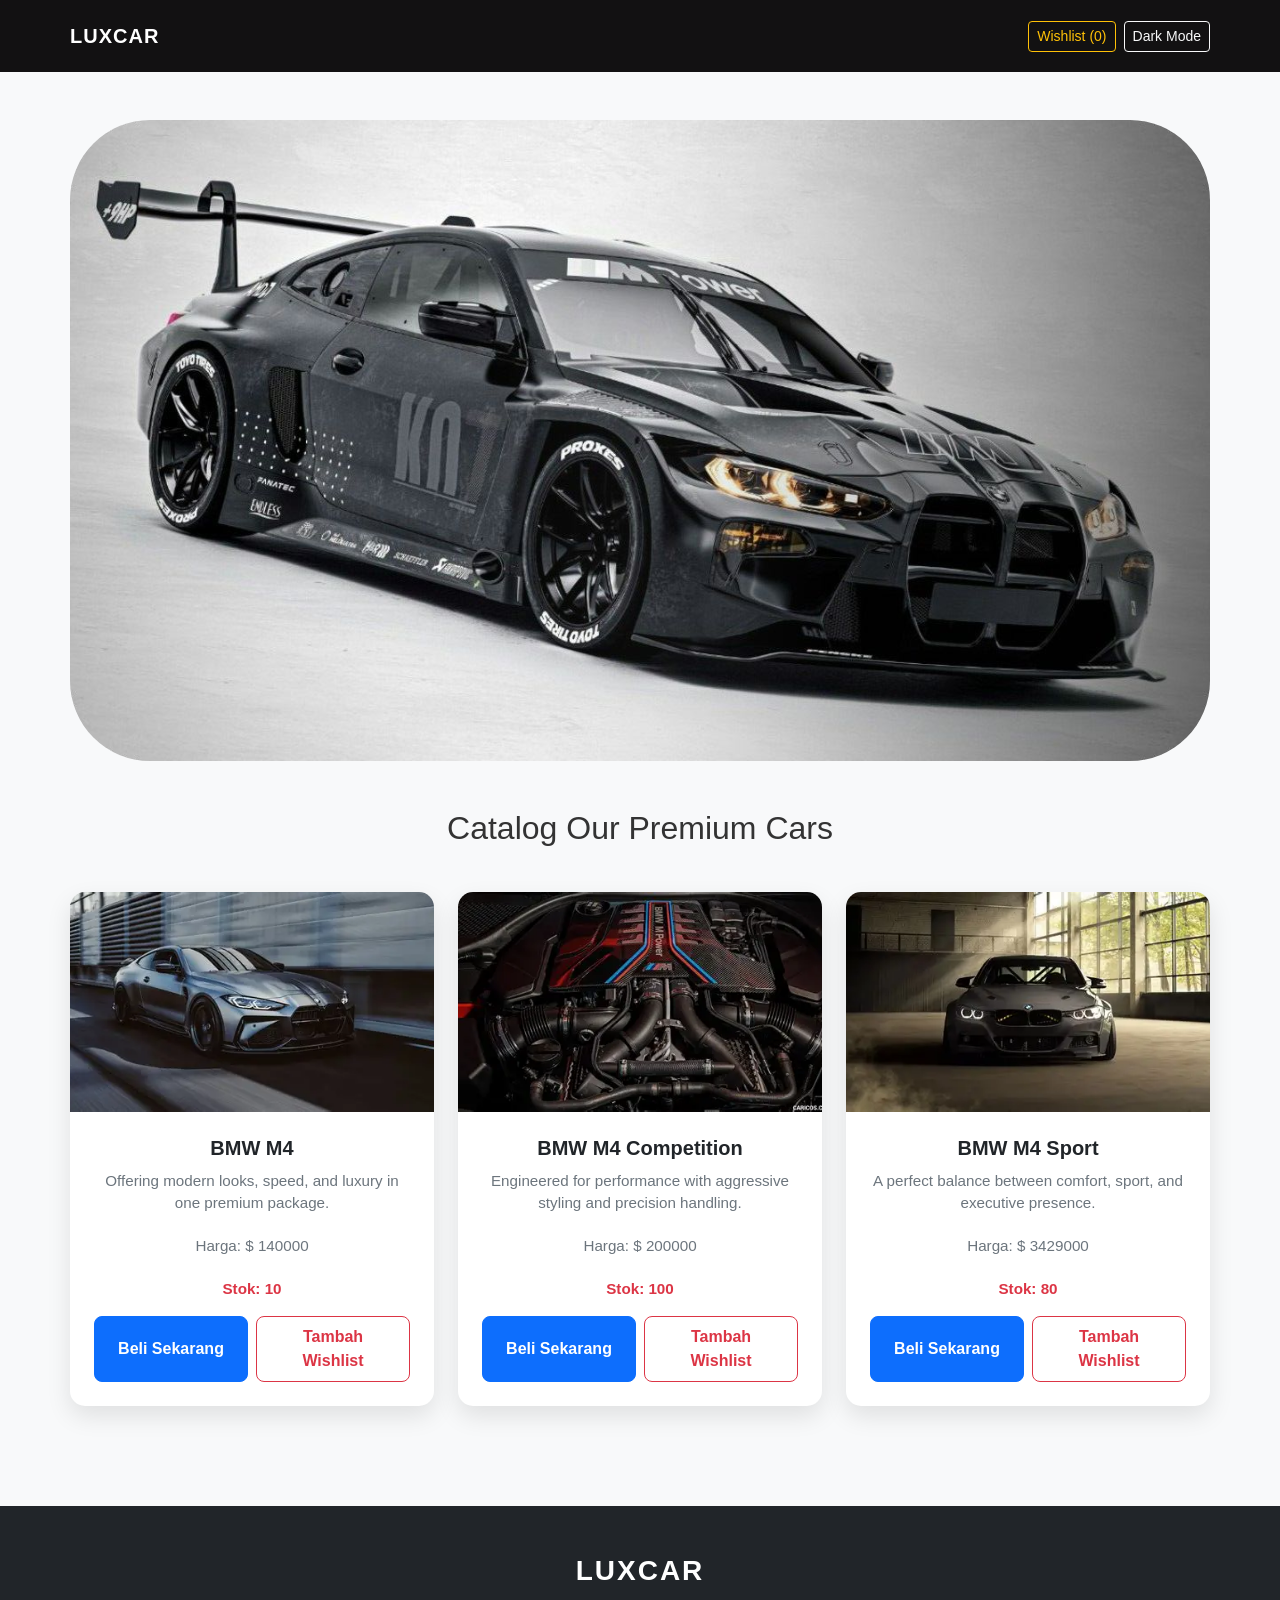
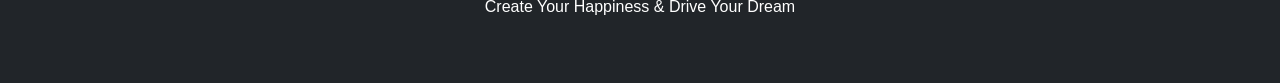
<file: Latihan/index.html>
<!DOCTYPE html>
<html lang="en">
<head>
    <meta charset="UTF-8">
    <title>Premium Car Catalog</title>
    <meta name="viewport" content="width=device-width, initial-scale=1.0">

    <link href="https://cdn.jsdelivr.net/npm/bootstrap@5.3.3/dist/css/bootstrap.min.css" rel="stylesheet">
    <link rel="stylesheet" href="css/style.css">
</head>
<body>

    <nav class="navbar navbar-expand-lg">
        <div class="container">
            <a class="navbar-brand" href="#">LUXCAR</a>

            <button
                class="navbar-toggler"
                type="button"
                data-bs-toggle="collapse"
                data-bs-target="#navbarNav"
            >
                <span class="navbar-toggler-icon"></span>
            </button>
            <div class="collapse navbar-collapse justify-content-end" id="navbarNav">
                <button class="btn btn-outline-warning btn-sm me-2" data-bs-toggle="modal" data-bs-target="#wishlistModal">
                    Wishlist (<span id="wishlist-count">0</span>)
                </button>
            <button id="btn-theme" class="btn btn-outline-light btn-sm"> Dark Mode</button>
        </div>
    </nav>

<section class="my-5">
    <div class="hero-wrapper container">
        <img src="asset/BMW M4 GT3.jpg" alt="BMW M4 GT3" class="img-fluid hero-img">
    </div>
</section>

<!-- ===== CATALOG SECTION ===== -->
<main class="container mb-5">
    <h2 class="text-center mb-4">Catalog Our Premium Cars</h2>
    <div class="row g-4" id="catalog-mobil">
        <div class="col-md-4">
            <div class="card h-100">
                <img src="asset/BMW 1.webp" class="card-img-top" alt="BMW M4">
                <div class="card-body">
                    <h5 class="card-title">BMW M4</h5>
                    <p class="card-text">
                        Offering modern looks, speed, and luxury in one premium package.
                    </p>
                    <p class="card-text harga-text">Harga: $ 140000</p>
                    <p class="card-text stok-text">Stok: 10</p>
                    <div class="d-flex justify-content-between">
                        <button class="btn btn-primary btn-detail w-50 me-2">Beli Sekarang</button>
                        <button class="btn btn-outline-danger btn-wishlist w-50">Tambah Wishlist</button>
                    </div>
                </div>
            </div>
        </div>

        <div class="col-md-4">
            <div class="card h-100">
                <img src="asset/BMW 2.webp" class="card-img-top" alt="BMW M4 Variant">
                <div class="card-body">
                    <h5 class="card-title">BMW M4 Competition</h5>
                    <p class="card-text">
                        Engineered for performance with aggressive styling and precision handling.
                    </p>
                    <p class="card-text harga-text">Harga: $ 200000</p>
                    <p class="card-text stok-text">Stok: 100</p>
                    <div class="d-flex justify-content-between">
                        <button class="btn btn-primary btn-detail w-50 me-2">Beli Sekarang</button>
                        <button class="btn btn-outline-danger btn-wishlist w-50">Tambah Wishlist</button>
                    </div>
                </div>
            </div>
        </div>

        <div class="col-md-4">
            <div class="card h-100">
                <img src="asset/BMW 3.webp" class="card-img-top" alt="BMW M4 Sport">
                <div class="card-body">
                    <h5 class="card-title">BMW M4 Sport</h5>
                    <p class="card-text">
                        A perfect balance between comfort, sport, and executive presence.
                    </p>
                    <p class="card-text harga-text">Harga: $ 3429000</p>
                    <p class="card-text stok-text">Stok: 80</p>
                    <div class="d-flex justify-content-between">
                        <button class="btn btn-primary btn-detail w-50 me-2">Beli Sekarang</button>
                        <button class="btn btn-outline-danger btn-wishlist w-50">Tambah Wishlist</button>
                    </div>
                </div>
            </div>
        </div>

    </div>
</main>
<div class="modal fade" id="wishlistModal" tabindex="-1" aria-hidden="true">
    <div class="modal-dialog">
        <div class="modal-content">
            <div class="modal-header">
                <h5 class="modal-title">My Wishlist</h5>
                <button type="button" class="btn-close" data-bs-dismiss="modal" aria-label="Close"></button>
            </div>
            <div class="modal-body">
                <ul id="wishlist-list" class="list-group">
                    </ul>
            </div>
        </div>
    </div>
</div>

<!-- ===== FOOTER ===== -->
<footer class="bg-dark text-white text-center py-5">
    <div class="container">
        <h3>LUXCAR</h3>
        <p>Create Your Happiness & Drive Your Dream</p>
    </div>
</footer>

<script src="https://cdn.jsdelivr.net/npm/bootstrap@5.3.3/dist/js/bootstrap.bundle.min.js"></script>
<script src="js/script.js"></script>
</body>
</html>
</file>
<file: Latihan/css/style.css>
/* ==========================================================================
   1. VARIABLES & RESET
   ========================================================================== */
:root {
    --primary-red: #dc3545;
    --dark-bg: #121212;
    --dark-card: #2c2c2c;
    --light-bg: #f8f9fa;
    --transition: all 0.4s ease;
}

* {
    box-sizing: border-box;
}

body {
    font-family: 'Segoe UI', Roboto, Arial, sans-serif;
    background-color: var(--light-bg);
    color: #333;
    margin: 0;
    transition: var(--transition);
}

/* ==========================================================================
   2. NAVIGATION (NAVBAR)
   ========================================================================== */
.navbar {
    background-color: #121112; /* Warna Hitam Pekat */
    padding: 1rem 0;
    transition: var(--transition);
}

.navbar-brand {
    color: #fff !important;
    font-weight: 800;
    letter-spacing: 1px;
    text-transform: uppercase;
}

.nav-link {
    color: rgba(255,255,255,0.8) !important;
}

/* ==========================================================================
   3. HERO SECTION
   ========================================================================== */
.hero-section {
    width: 100%;
    height: 450px;
    overflow: hidden;
    position: relative;
    margin-bottom: 50px;
}

.hero-section img {
    width: 100%;
    height: 100%;
    object-fit: cover;
    filter: brightness(0.8);
    transition: var(--transition);
}

.hero-section:hover img {
    filter: brightness(1);
}

/* ==========================================================================
   4. CATALOG & CARDS
   ========================================================================== */
#catalog-mobil {
    padding: 20px 0;
}

.card {
    border: none;
    border-radius: 15px;
    background-color: #fff;
    box-shadow: 0 10px 25px rgba(0,0,0,0.1);
    transition: var(--transition);
    height: 100%;
}

.card:hover {
    transform: translateY(-10px);
    box-shadow: 0 15px 35px rgba(0,0,0,0.2);
}

.card-img-top {
    height: 220px;
    object-fit: cover;
    border-top-left-radius: 15px;
    border-top-right-radius: 15px;
}

.card-body {
    padding: 1.5rem;
    text-align: center;
}

.card-title {
    font-weight: 700;
    font-size: 1.25rem;
    margin-bottom: 10px;
}

.card-text {
    color: #6c757d;
    font-size: 0.95rem;
    margin-bottom: 20px;
}

.stok-text {
    font-weight: bold;
    color: var(--primary-red);
    margin-bottom: 15px;
}

/* Buttons inside card */
.btn-detail, .btn-wishlist {
    border-radius: 8px;
    padding: 8px 15px;
    font-weight: 600;
    transition: var(--transition);
}

/* ==========================================================================
   5. MODALS & FORMS
   ========================================================================== */
.modal-content {
    border-radius: 20px;
    border: none;
}

.list-group-item {
    border-radius: 10px;
    margin-bottom: 5px;
    border: 1px solid #eee;
}

/* ==========================================================================
   6. FOOTER
   ========================================================================== */
footer {
    background-color: #222;
    color: #fff;
    padding: 60px 0;
    margin-top: 80px;
}

footer h3 {
    font-weight: 800;
    letter-spacing: 2px;
}

/* ==========================================================================
   7. DARK MODE (REFINED)
   ========================================================================== */
body.dark-mode {
    background-color: var(--dark-bg);
    color: #f1f1f1;
}

body.dark-mode .navbar {
    background-color: #000;
    border-bottom: 1px solid #333;
}

body.dark-mode .card {
    background-color: var(--dark-card);
    color: #fff;
    box-shadow: 0 10px 25px rgba(0,0,0,0.5);
}

body.dark-mode .card-text {
    color: #bbb;
}

body.dark-mode .modal-content {
    background-color: var(--dark-card);
    color: #fff;
}

body.dark-mode .list-group-item {
    background-color: #333;
    color: #fff;
    border-color: #444;
}

body.dark-mode .form-control {
    background-color: #444;
    color: #fff;
    border: 1px solid #555;
}

body.dark-mode .btn-close {
    filter: invert(1);
}

/* ==========================================================================
   8. UTILITIES
   ========================================================================== */
.pictslide {
    max-width: 100%;
    height: auto;
    border-radius: 15px;
}

.hero-wrapper {
    border-radius: 80px;
    overflow: hidden; 
}

.container {
    padding-left: 0;
    padding-right: 0;
}

form {
  border-radius: 5px;
  background-color: #f2f2f2;
  padding: 20px;
}

label {display: block;}

input[type=text], select {
  width: 100%;
  padding: 12px;
  margin: 8px 0;
  display: inline-block;
  border: 1px solid #ccc;
  border-radius: 4px;
  box-sizing: border-box;
}

input[type=submit] {
  width: 100%;
  background-color: #4CAF50;
  color: white;
  padding: 14px;
  margin: 8px 0;
  border: none;
  border-radius: 4px;
  cursor: pointer;
}

input[type=submit]:hover {
  background-color: #45a049;
}
</file>
